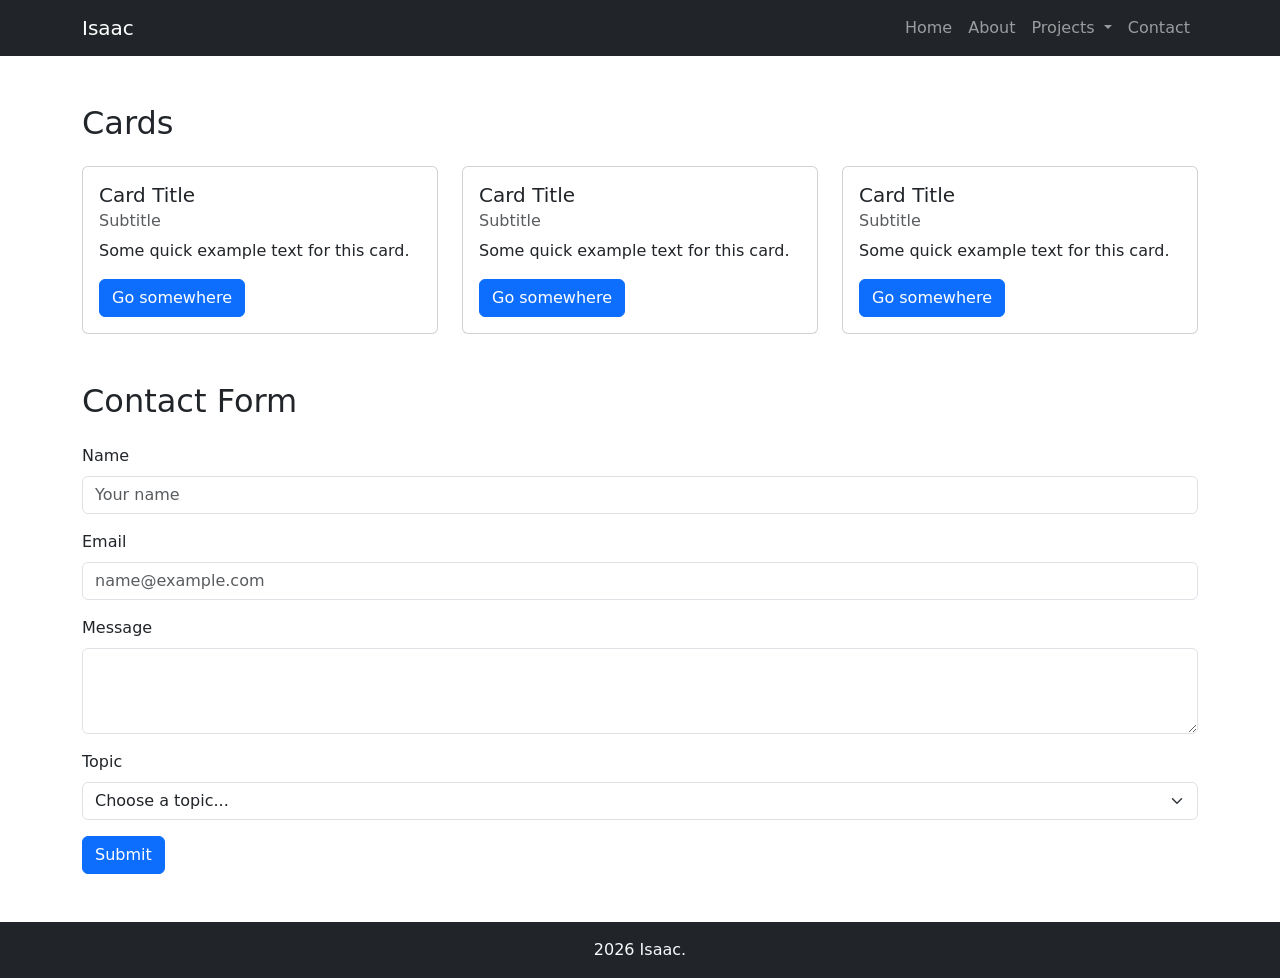
<file: index.html>
<!DOCTYPE html>
<html lang="en">
<head>
  <meta charset="UTF-8">
  <meta name="viewport" content="width=device-width, initial-scale=1.0">
  <title>Isaac's Personal Website</title>

  <!-- Bootstrap CSS -->
  <link
    href="https://cdn.jsdelivr.net/npm/bootstrap@5.3.3/dist/css/bootstrap.min.css"
    rel="stylesheet"
  >
</head>
<body>

  <!-- ===================== NAVBAR ===================== -->
  <nav class="navbar navbar-expand-lg navbar-dark bg-dark">
    <div class="container">
      <a class="navbar-brand" href="#">Isaac</a>

      <button
        class="navbar-toggler"
        type="button"
        data-bs-toggle="collapse"
        data-bs-target="#navbarNav"
      >
        <span class="navbar-toggler-icon"></span>
      </button>

      <div class="collapse navbar-collapse" id="navbarNav">
        <ul class="navbar-nav ms-auto">
          <li class="nav-item">
            <a class="nav-link" href="#">Home</a>
          </li>
          <li class="nav-item">
            <a class="nav-link" href="#">About</a>
          </li>

          <!-- Dropdown -->
          <li class="nav-item dropdown">
            <a
              class="nav-link dropdown-toggle"
              href="#"
              role="button"
              data-bs-toggle="dropdown"
            >
              Projects
            </a>
            <ul class="dropdown-menu">
              <li><a class="dropdown-item" href="#">Project 1</a></li>
              <li><a class="dropdown-item" href="#">Project 2</a></li>
              <li><hr class="dropdown-divider"></li>
              <li><a class="dropdown-item" href="#">Project 3</a></li>
            </ul>
          </li>

          <li class="nav-item">
            <a class="nav-link" href="#">Contact</a>
          </li>
        </ul>
      </div>
    </div>
  </nav>

  <!-- ===================== MAIN CONTENT ===================== -->
  <div class="container my-5">

    <!-- ===================== CARDS SECTION ===================== -->
    <section class="mb-5">
      <h2 class="mb-4">Cards</h2>
      <div class="row g-4">

        <div class="col-md-4">
          <div class="card h-100">
            <div class="card-body">
              <h5 class="card-title">Card Title</h5>
              <h6 class="card-subtitle mb-2 text-muted">Subtitle</h6>
              <p class="card-text">Some quick example text for this card.</p>
              <a href="#" class="btn btn-primary">Go somewhere</a>
            </div>
          </div>
        </div>

        <div class="col-md-4">
          <div class="card h-100">
            <div class="card-body">
              <h5 class="card-title">Card Title</h5>
              <h6 class="card-subtitle mb-2 text-muted">Subtitle</h6>
              <p class="card-text">Some quick example text for this card.</p>
              <a href="#" class="btn btn-primary">Go somewhere</a>
            </div>
          </div>
        </div>

        <div class="col-md-4">
          <div class="card h-100">
            <div class="card-body">
              <h5 class="card-title">Card Title</h5>
              <h6 class="card-subtitle mb-2 text-muted">Subtitle</h6>
              <p class="card-text">Some quick example text for this card.</p>
              <a href="#" class="btn btn-primary">Go somewhere</a>
            </div>
          </div>
        </div>

      </div>
    </section>

    <!-- ===================== FORM SECTION ===================== -->
    <section class="mb-5">
      <h2 class="mb-4">Contact Form</h2>
      <form>
        <div class="mb-3">
          <label for="name" class="form-label">Name</label>
          <input type="text" class="form-control" id="name" placeholder="Your name">
        </div>

        <div class="mb-3">
          <label for="email" class="form-label">Email</label>
          <input type="email" class="form-control" id="email" placeholder="name@example.com">
        </div>

        <div class="mb-3">
          <label for="message" class="form-label">Message</label>
          <textarea class="form-control" id="message" rows="3"></textarea>
        </div>

        <div class="mb-3">
          <label for="topic" class="form-label">Topic</label>
          <select class="form-select" id="topic">
            <option selected>Choose a topic...</option>
            <option value="1">General</option>
            <option value="2">Feedback</option>
            <option value="3">Collaboration</option>
          </select>
        </div>

        <button type="submit" class="btn btn-primary">Submit</button>
      </form>
    </section>

  </div>

  <!-- ===================== FOOTER ===================== -->
  <footer class="bg-dark text-light text-center py-3">
    <p class="mb-0">2026 Isaac.</p>
  </footer>

  <!-- Bootstrap JS Bundle (needed for navbar toggle + dropdown) -->
  <script src="https://cdn.jsdelivr.net/npm/bootstrap@5.3.3/dist/js/bootstrap.bundle.min.js"></script>

</body>
</html>
</file>
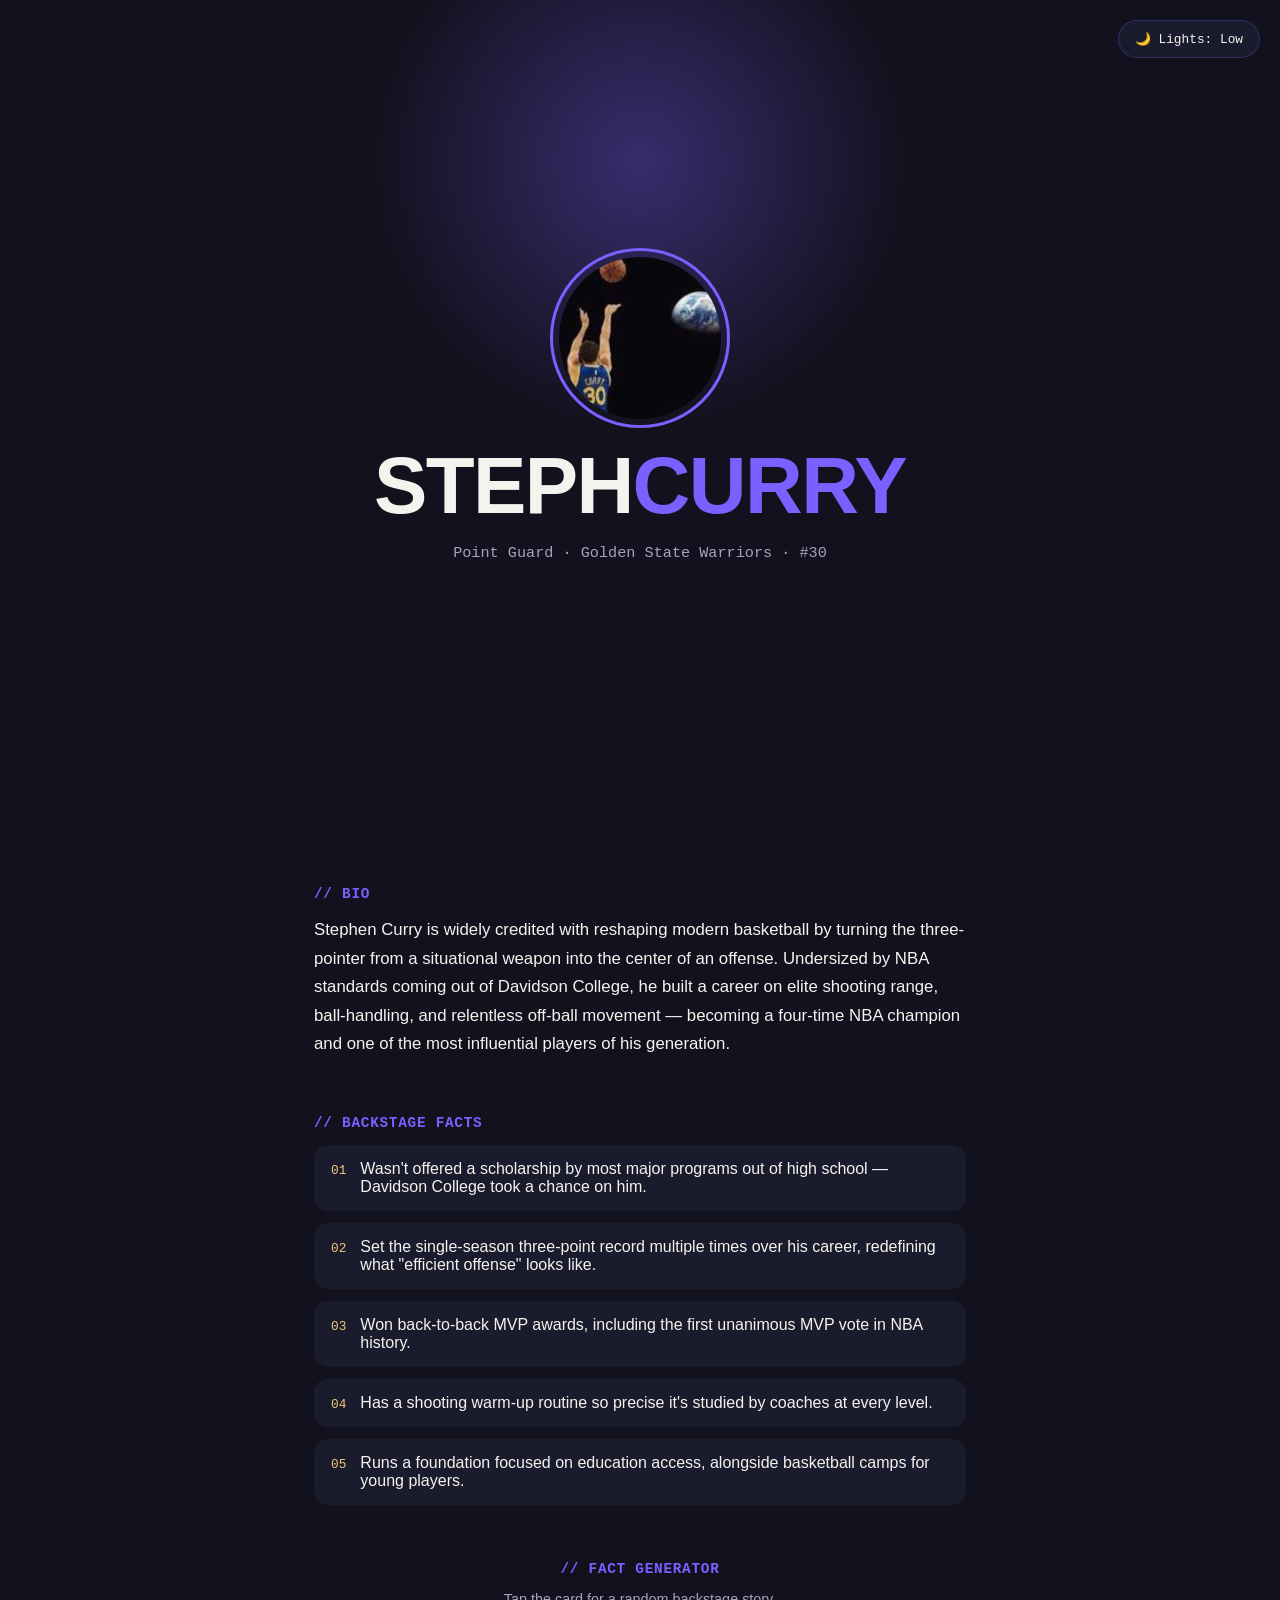
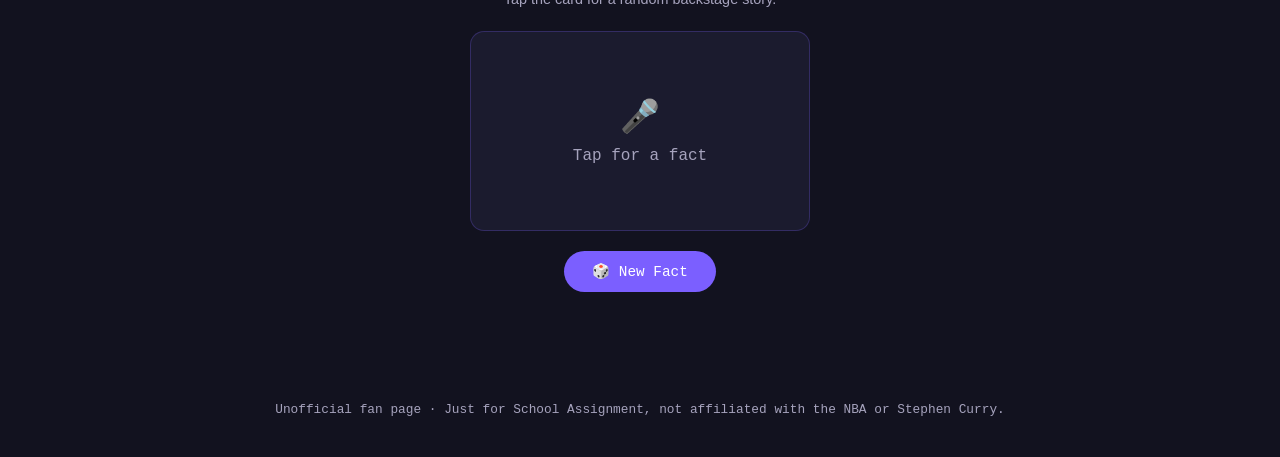
<file: fanpage.html>
<!DOCTYPE html>
<html lang="en">
<head>
  <meta charset="UTF-8">
  <meta name="viewport" content="width=device-width, initial-scale=1.0">
  <title>Stephen Curry | Fan Page</title>

  <link rel="stylesheet" href="style.css">
</head>
<body data-theme="night">

  <!-- STAGE LIGHT TOGGLE (theme switcher) -->
  <button id="theme-toggle" class="theme-toggle" aria-label="Toggle stage lights">
    <span id="theme-icon">🌙</span> <span id="theme-label">Lights: Low</span>
  </button>

  <!-- HERO SECTION: name + photo -->
  <header class="hero" id="hero">
    <div class="spotlight" id="spotlight"></div>

    <div class="hero-content">
      <!--
        PHOTO SLOT:
        Replace this placeholder <div> with a real <img> tag once you have
        a photo saved in your project folder, e.g:
        <img src="curry.jpg" alt="Stephen Curry shooting a three-pointer">
      -->
      <div class="photo-frame">
        <img src="images/steph.png" alt="Stephen Curry" class="photo-img">
      </div>

      <h1 class="hero-name">STEPH<span class="accent">CURRY</span></h1>
      <p class="hero-tag">Point Guard · Golden State Warriors · #30</p>
    </div>
  </header>

  <!-- BIO SECTION -->
  <main>
    <section class="bio-section">
      <h2 class="section-label">// Bio</h2>
      <p class="bio-text">
        Stephen Curry is widely credited with reshaping modern basketball by
        turning the three-pointer from a situational weapon into the center
        of an offense. Undersized by NBA standards coming out of Davidson
        College, he built a career on elite shooting range, ball-handling,
        and relentless off-ball movement — becoming a four-time NBA champion
        and one of the most influential players of his generation.
      </p>
    </section>

    <!-- FACTS SECTION -->
    <section class="facts-section">
      <h2 class="section-label">// Backstage Facts</h2>
      <ul class="facts-list">
        <li><span class="fact-tag">01</span> Wasn't offered a scholarship by most major programs out of high school — Davidson College took a chance on him.</li>
        <li><span class="fact-tag">02</span> Set the single-season three-point record multiple times over his career, redefining what "efficient offense" looks like.</li>
        <li><span class="fact-tag">03</span> Won back-to-back MVP awards, including the first unanimous MVP vote in NBA history.</li>
        <li><span class="fact-tag">04</span> Has a shooting warm-up routine so precise it's studied by coaches at every level.</li>
        <li><span class="fact-tag">05</span> Runs a foundation focused on education access, alongside basketball camps for young players.</li>
      </ul>
    </section>

    <!-- INTERACTIVE FEATURE: fun-fact generator flip card -->
    <section class="generator-section">
      <h2 class="section-label">// Fact Generator</h2>
      <p class="generator-hint">Tap the card for a random backstage story.</p>

      <div class="flip-card" id="flip-card">
        <div class="flip-card-inner" id="flip-card-inner">
          <div class="flip-card-front">
            <span class="flip-icon">🎤</span>
            <span>Tap for a fact</span>
          </div>
          <div class="flip-card-back">
            <p id="random-fact">Click to reveal...</p>
          </div>
        </div>
      </div>

      <button id="new-fact-btn" class="fact-btn">🎲 New Fact</button>
    </section>
  </main>

  <footer class="footer">
    <p>Unofficial fan page · Just for School Assignment, not affiliated with the NBA or Stephen Curry.</p>
  </footer>

  <script src="script.js"></script>
</body>
</html>
</file>
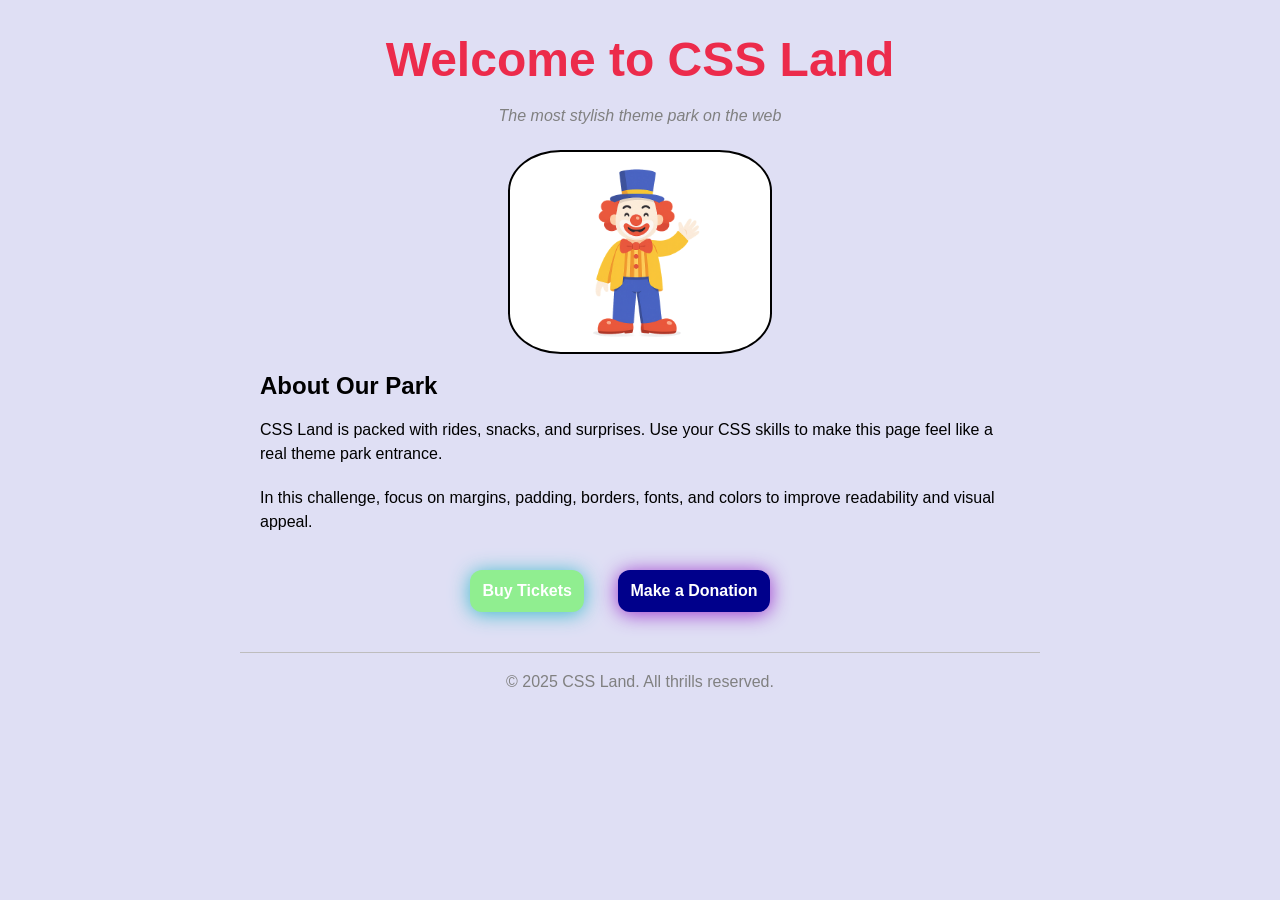
<file: Challenge1/home.html>
<!DOCTYPE html>
<html lang="en">
<head>
    <meta charset="UTF-8" />
    <meta name="viewport" content="width=device-width, initial-scale=1.0"/>
    <title>Challenge 1 - CSS Land - Welcome</title>
    <link rel="stylesheet" href="styles.css"/>
</head>
<body>

    <!-- DO NOT MODIFY HTML
         YOU MAY ONLY EDIT styles.css
    -->

    <div class="container">

        <header class="site-header">
            <h1>Welcome to <span class="park-name">CSS Land</span></h1>
            <p class="tagline">The most stylish theme park on the web</p>
        </header>

        <main>
            <section class="hero">
                <div class="mascot-placeholder" aria-label="Mascot placeholder" role="img">
                    <img id="mascot-image" src="mascot.png">
                </div>
            </section>

            <section class="about">
                <h2>About Our Park</h2>
                <p>CSS Land is packed with rides, snacks, and surprises. Use your CSS skills to make this
                    page feel like a real theme park entrance.
                </p>
                <p>In this challenge, focus on margins, padding, borders, fonts, and colors to improve
                    readability and visual appeal.
                </p>
            </section>

            <section class="actions">
                <button class="buy-tickets">Buy Tickets</button>
                <button class="make-donation">Make a Donation</button>
            </section>
        </main>

        <footer class="site-footer">
            <p>© 2025 CSS Land. All thrills reserved.</p>
        </footer>

    </div>

</body>
</html>
</file>
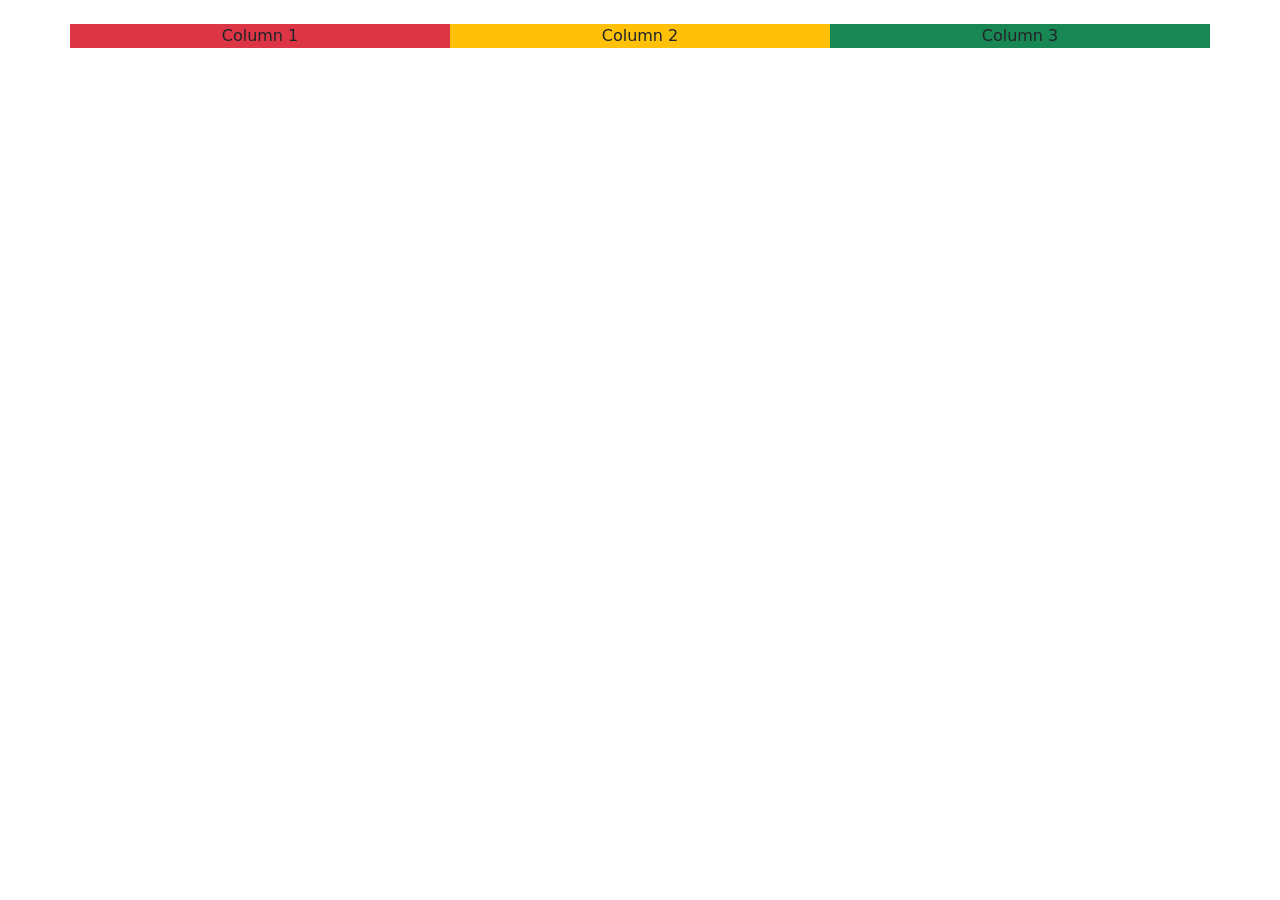
<file: Week3_InClass/bootstrap.html>
<!doctype html>
<html lang="en">
  <head>
    <meta charset="UTF-8" />
    <meta name="viewport" content="width=device-width, initial-scale=1.0" />
    <title>Bootstrap</title>

    <!-- Bootstrap CSS CDN -->
    <link
      href="https://cdn.jsdelivr.net/npm/bootstrap@5.3.8/dist/css/bootstrap.min.css"
      rel="stylesheet"
      integrity="sha384-sRIl4kxILFvY47J16cr9ZwB07vP4J8+LH7qKQnuqkuIAvNWLzeN8tE5YBujZqJLB"
      crossorigin="anonymous"
    />
  </head>
  <body>
    <!-- <div class="container bg-warning mt-3"> /* default website font size 16px */
        Lorem ipsum dolor, sit amet consectetur adipisicing elit. Quis, doloremque pariatur! Suscipit repudiandae id accusamus est! Officia omnis officiis repudiandae atque blanditiis? Assumenda amet recusandae expedita non ut at sit.
    </div>

    <div class="container-fluid bg-primary mt-3"> /* default website font size 16px */
        Lorem ipsum dolor, sit amet consectetur adipisicing elit. Quis, doloremque pariatur! Suscipit repudiandae id accusamus est! Officia omnis officiis repudiandae atque blanditiis? Assumenda amet recusandae expedita non ut at sit.
    </div> -->

    <div class="container text-center">

      <div class="row mt-4">

        <div class="col-md-4 col-sm-6 bg-danger">
            Column 1
        </div>

        <div class="col-md-4 col-sm-6 bg-warning">
            Column 2
        </div>

        <div class="col-md-4 col-sm-6 bg-success">
            Column 3
        </div>

      </div>

    </div>
    

    <!-- Bootstrap JavaScript CDN -->
    <script
      src="https://cdn.jsdelivr.net/npm/bootstrap@5.3.8/dist/js/bootstrap.bundle.min.js"
      integrity="sha384-FKyoEForCGlyvwx9Hj09JcYn3nv7wiPVlz7YYwJrWVcXK/BmnVDxM+D2scQbITxI"
      crossorigin="anonymous"
    ></script>
  </body>
</html>
</file>
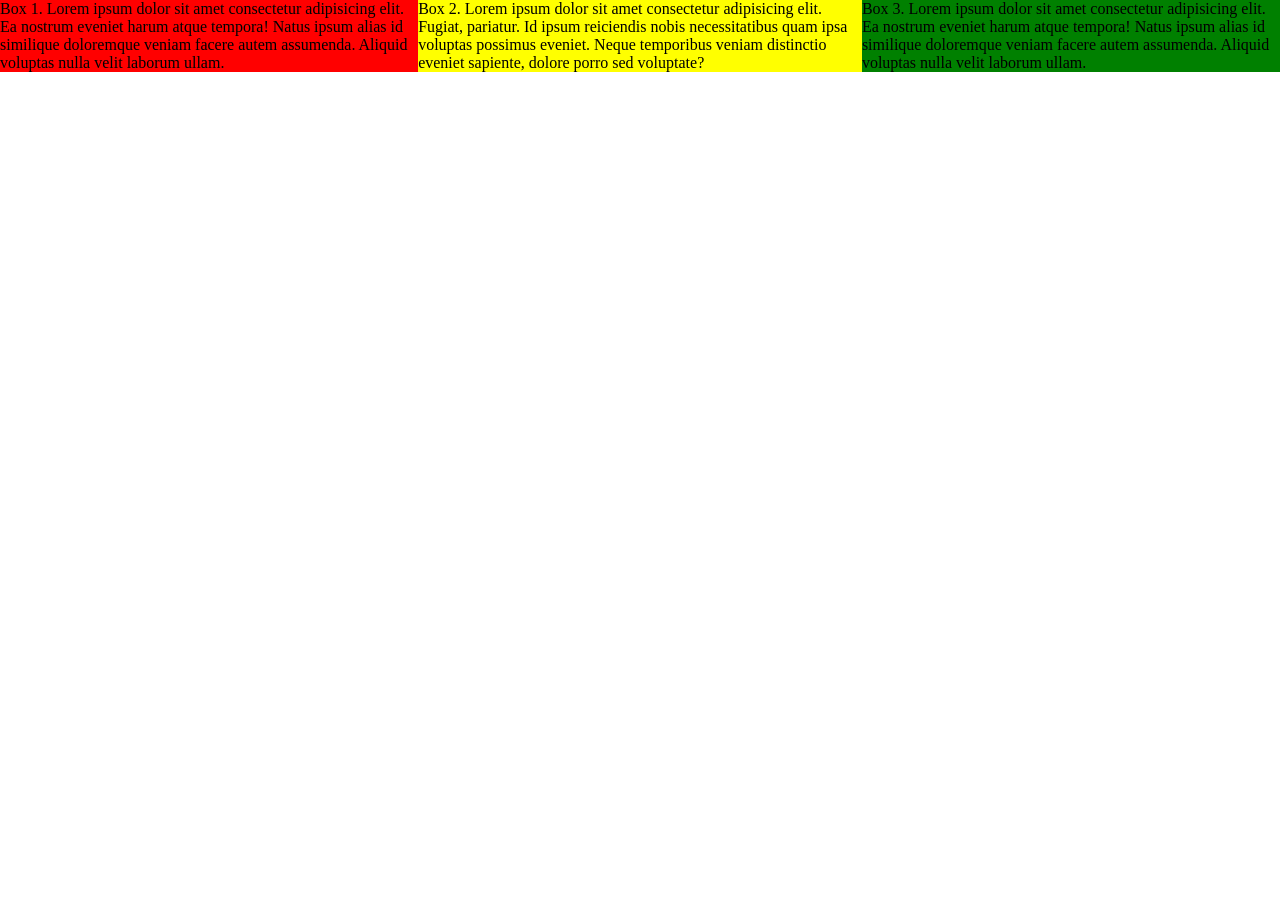
<file: Week3_InClass/normal.html>
<!DOCTYPE html>
<html lang="en">
<head>
    <meta charset="UTF-8">
    <meta name="viewport" content="width=device-width, initial-scale=1.0">
    <title>No Bootstrap Yet</title>
    <link rel="stylesheet" href="normal.css">
</head>
<body>

    <div class="parent">

        <div class="child" id="box1">
            Box 1.
            Lorem ipsum dolor sit amet consectetur adipisicing elit. Ea nostrum eveniet harum atque tempora! Natus ipsum alias id similique doloremque veniam facere autem assumenda. Aliquid voluptas nulla velit laborum ullam.
        </div>

        <div class="child" id="box2">
            Box 2.
            Lorem ipsum dolor sit amet consectetur adipisicing elit. Fugiat, pariatur. Id ipsum reiciendis nobis necessitatibus quam ipsa voluptas possimus eveniet. Neque temporibus veniam distinctio eveniet sapiente, dolore porro sed voluptate?
        </div>

        <div class="child" id="box3">
            Box 3.
            Lorem ipsum dolor sit amet consectetur adipisicing elit. Ea nostrum eveniet harum atque tempora! Natus ipsum alias id similique doloremque veniam facere autem assumenda. Aliquid voluptas nulla velit laborum ullam.
        </div>

    </div>
    
</body>
</html>
</file>
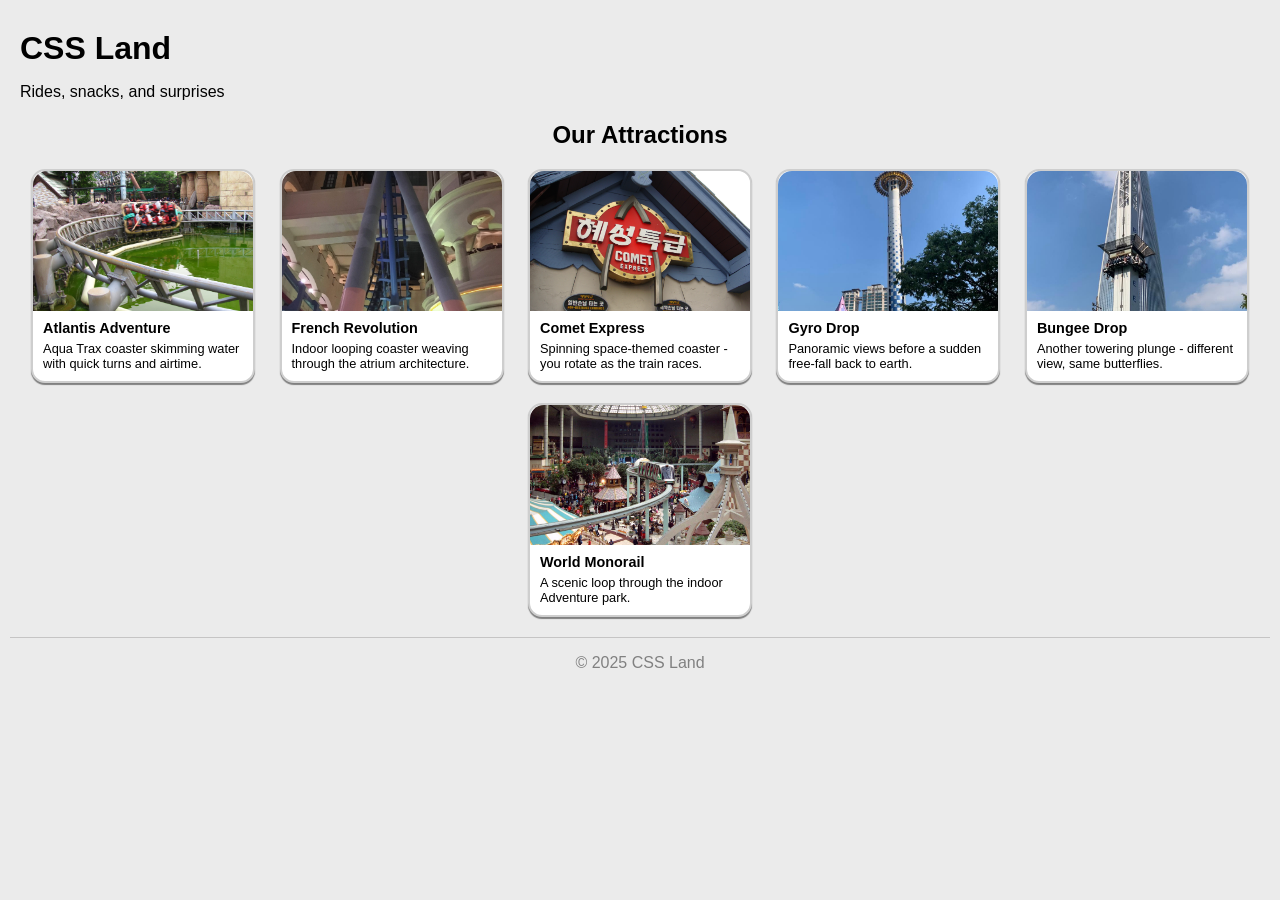
<file: Week2_InClass/Challenge2/home.html>
<!DOCTYPE html>
<html lang="en">
<head>
    <meta charset="UTF-8" />
    <meta name="viewport" content="width=device-width, initial-scale=1.0"/>
    <title>Challenge 2 - CSS Land - Attractions Gallery</title>
    <link rel="stylesheet" href="styles.css"/>
</head>
<body>

    <!-- DO NOT MODIFY home.html -->
    <!-- Add all styling in styles.css -->

    <div class="container">
        <header class="site-header">
            <h1>CSS Land</h1>
            <p class="tagline">Rides, snacks, and surprises</p>
        </header>

        <main>
            <section class="attractions">
                <h2>Our Attractions</h2>

                <div class="cards">
                    <article class="card">
                        <img src="images/atlantis.jpg" alt="Atlantis Adventure at Lotte World">
                        <h3>Atlantis Adventure</h3>
                        <p class="blurb">Aqua Trax coaster skimming water with quick turns and airtime.</p>
                    </article>

                    <article class="card">
                        <img src="images/french.jpg" alt="French Revolution indoor coaster">
                        <h3>French Revolution</h3>
                        <p class="blurb">Indoor looping coaster weaving through the atrium architecture.</p>
                    </article>

                    <article class="card">
                        <img src="images/comet.jpg" alt="Comet Express at Lotte World">
                        <h3>Comet Express</h3>
                        <p class="blurb">Spinning space-themed coaster - you rotate as the train races.</p>
                    </article>

                    <article class="card">
                        <img src="images/gyro.jpg" alt="Gyro Drop tower ride at Lotte World">
                        <h3>Gyro Drop</h3>
                        <p class="blurb">Panoramic views before a sudden free-fall back to earth.</p>
                    </article>

                    <article class="card">
                        <img src="images/bungee.jpg" alt="Bungee Drop at Lotte World">
                        <h3>Bungee Drop</h3>
                        <p class="blurb">Another towering plunge - different view, same butterflies.</p>
                    </article>

                    <article class="card">
                        <img src="images/monorail.jpg" alt="World Monorail at Lotte World Adventure">
                        <h3>World Monorail</h3>
                        <p class="blurb">A scenic loop through the indoor Adventure park.</p>
                    </article>
                </div>
            </section>
        </main>

        <footer class="site-footer">
            <p>© 2025 CSS Land</p>
        </footer>
    </div>

</body>
</html>
</file>
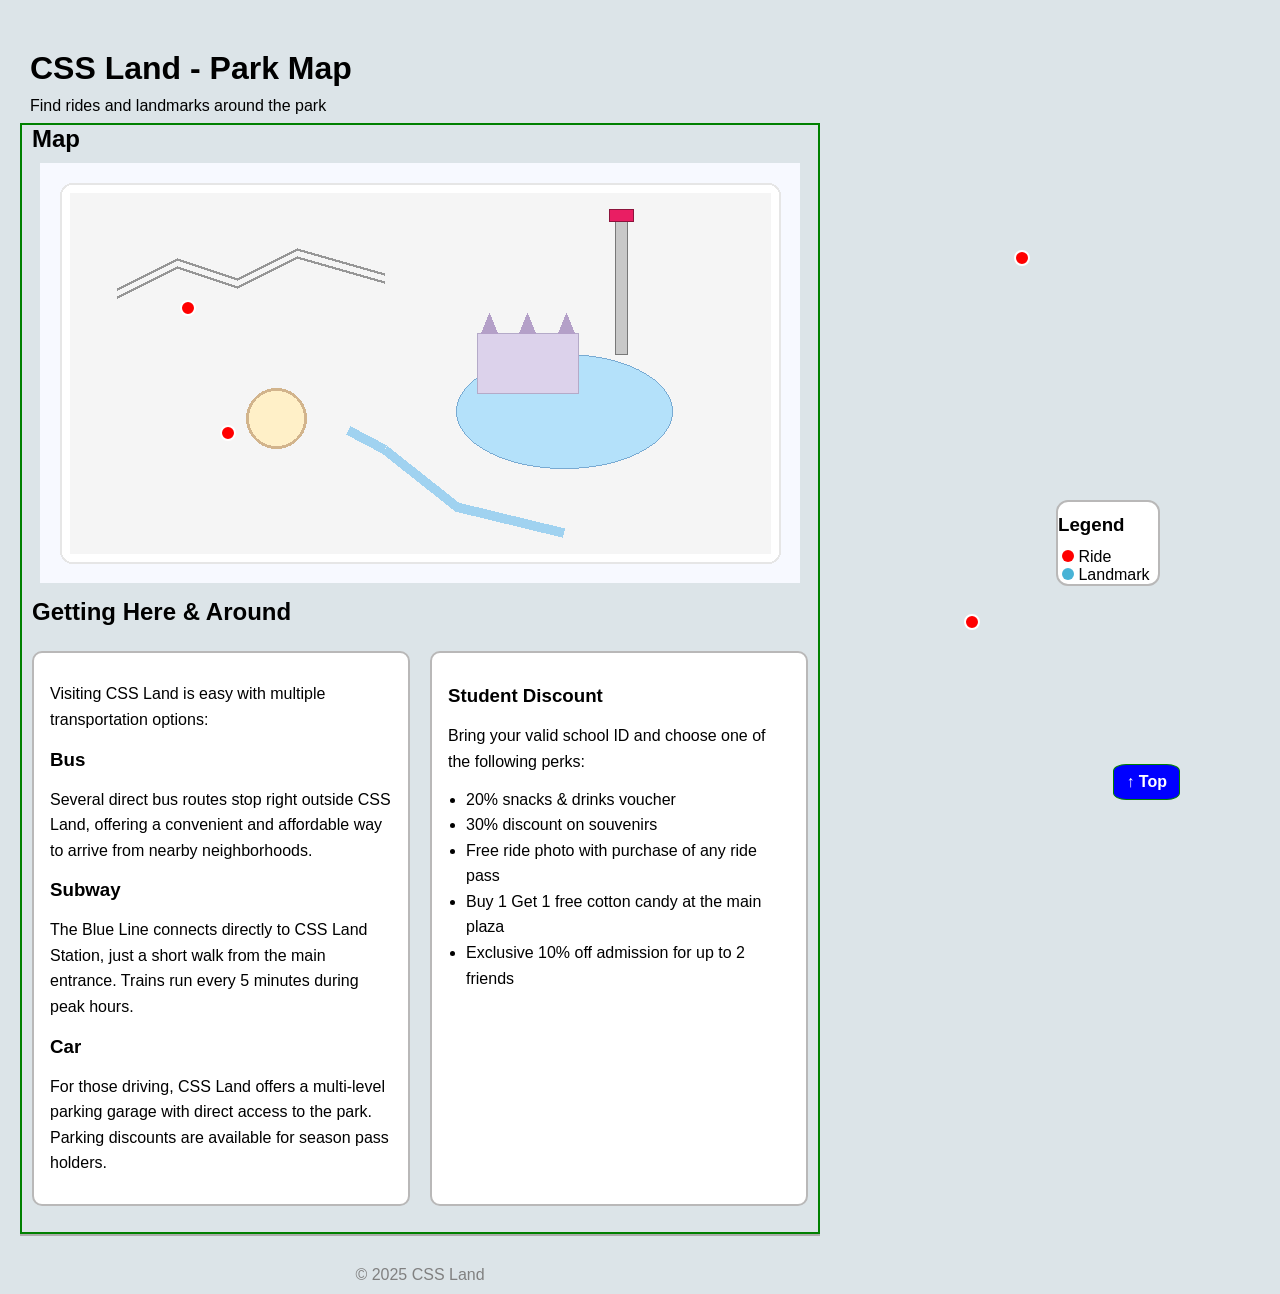
<file: Week2_InClass/Challenge3/home.html>
<!DOCTYPE html>
<html lang="en">
<head>
    <meta charset="UTF-8" />
    <meta name="viewport" content="width=device-width, initial-scale=1.0"/>
    <title>Challenge 3 - CSS Land - Park Map</title>
    <link rel="stylesheet" href="styles.css"/>
</head>
<body id="top">
    <!-- DO NOT MODIFY home.html -->
    <!-- Add all your styles in styles.css -->

    <div class="container">
        <header class="site-header">
            <h1>CSS Land - Park Map</h1>
            <p class="tagline">Find rides and landmarks around the park</p>
        </header>

        <main>
            <section class="map-section">
                <h2>Map</h2>

                <!-- Map wrapper: make this the positioning context -->
                <div class="map-wrapper">
                    <!-- Map image -->
                    <img class="park-map" src="map.png" alt="CSS Land Park Map">

                    <!-- Attraction markers (place precisely on the map) -->
                    <button class="marker" id="marker-atlantis" aria-label="Atlantis Adventure">
                        <span class="tooltip">Atlantis Adventure</span>
                    </button>

                    <button class="marker" id="marker-gyro" aria-label="Gyro Drop">
                        <span class="tooltip">Gyro Drop</span>
                    </button>

                    <button class="marker" id="marker-carousel" aria-label="Carousel Dreams">
                        <span class="tooltip">Carousel Dreams</span>
                    </button>

                    <button class="marker" id="marker-river" aria-label="River Rapids">
                        <span class="tooltip">River Rapids</span>
                   </button>

                    <!-- Legend box pinned to map corner -->
                    <aside class="legend">
                        <h3>Legend</h3>
                        <ul>
                            <li><span class="dot ride"></span> Ride</li>
                            <li><span class="dot landmark"></span> Landmark</li>
                        </ul>
                    </aside>
                </div>
            </section>

            <section class="transport">
                <h2>Getting Here & Around</h2>
                <div class="transport-columns">
                    <!-- Left column: Transportation info -->
                    <div class="transport-info">
                        <p>Visiting CSS Land is easy with multiple transportation options:</p>

                        <h3>Bus</h3>
                        <p>Several direct bus routes stop right outside CSS Land, offering a convenient and affordable way to arrive from nearby neighborhoods.</p>

                        <h3>Subway</h3>
                        <p>The Blue Line connects directly to CSS Land Station, just a short walk from the main entrance. Trains run every 5 minutes during peak hours.</p>

                        <h3>Car</h3>
                        <p>For those driving, CSS Land offers a multi-level parking garage with direct access to the park. Parking discounts are available for season pass holders.</p>
                    </div>

                    <!-- Right column: Student discount info -->
                    <div class="transport-discounts">
                        <h3>Student Discount</h3>
                        <p>Bring your valid school ID and choose one of the following perks:</p>
                        <ul>
                            <li>20% snacks & drinks voucher</li>
                            <li>30% discount on souvenirs</li>
                            <li>Free ride photo with purchase of any ride pass</li>
                            <li>Buy 1 Get 1 free cotton candy at the main plaza</li>
                            <li>Exclusive 10% off admission for up to 2 friends</li>
                        </ul>
                    </div>
                </div>
            </section>

        </main>

        <!-- Fixed Back to Top button -->
        <a href="#top" class="back-to-top" aria-label="Back to top">↑ Top</a>

        <footer class="site-footer">
            <p>© 2025 CSS Land</p>
        </footer>
    </div>
</body>
</html>
</file>
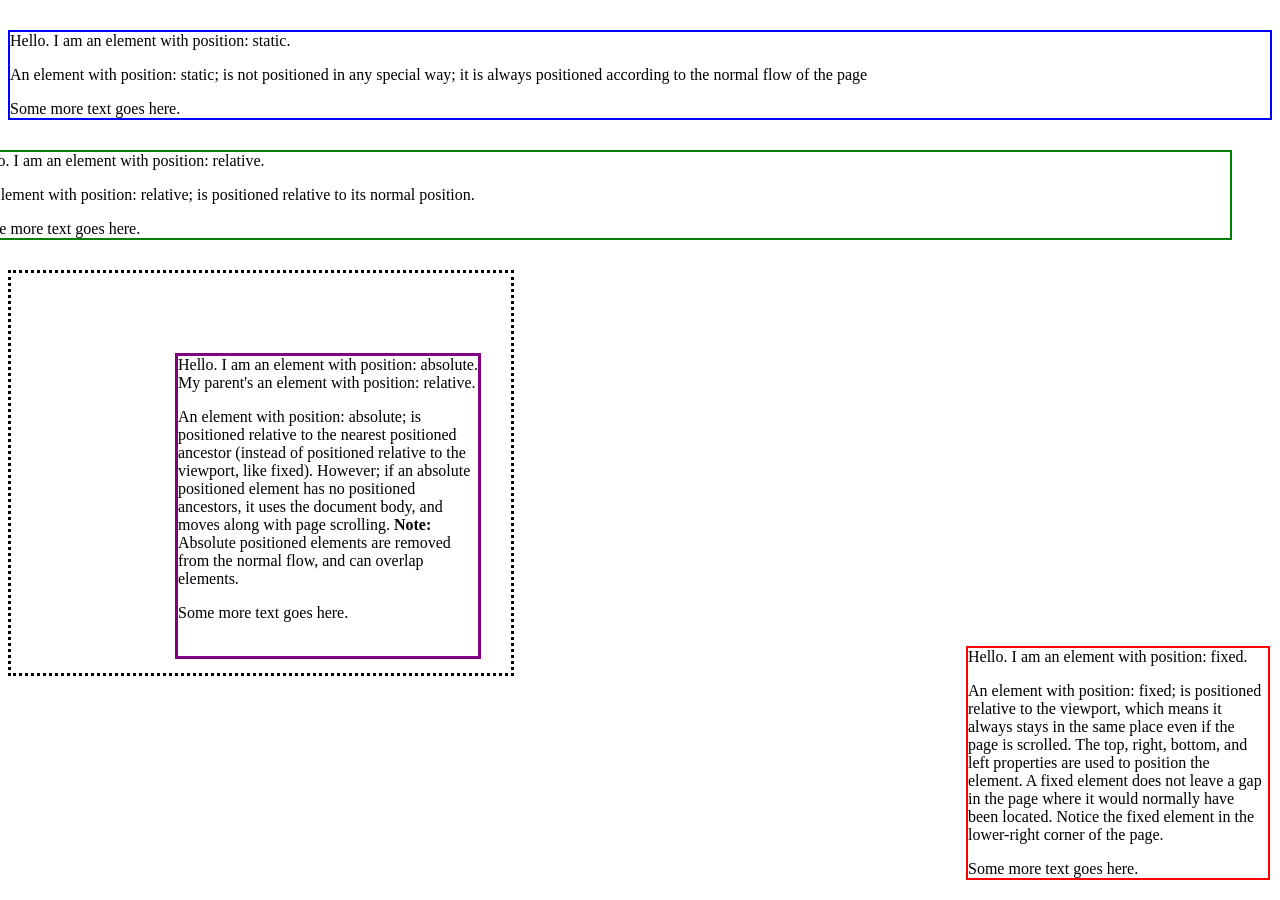
<file: Week2_InClass/CSS_Position_Examples/position1.html>
<!DOCTYPE html>
<html lang="en">
<head>
    <meta charset="UTF-8">
    <meta http-equiv="X-UA-Compatible" content="IE=edge">
    <meta name="viewport" content="width=device-width, initial-scale=1.0">
    <title>Position</title>

    <style>

        div {
            margin-top: 30px;
        }

        .static {
            position: static;
            border: 2px solid blue;
        }

        .relative {
            position: relative;
            right: 40px;
            border: 2px solid green;
        }

        .fixed {
            position: fixed;
            bottom: 20px;
            right: 10px;
            width: 300px;
            border: 2px solid red;
        }

        /* absolute div's parent */
        #parent {
            position: relative;
            width: 500px;
            height: 400px;
            border: 3px dotted black;
        }

        .absolute {
            position: absolute;
            top: 50px;
            right: 30px;
            width: 300px;
            height: 300px;
            border: 3px solid purple;
        }
        
    </style>

</head>
<body>


    <div class="static">
        Hello. I am an element with position: static.
        <p>
            An element with position: static; is not positioned in any special way; it is always positioned according to the normal flow of the page
        </p>
        Some more text goes here.
    </div>


     <div class="relative">
        Hello. I am an element with position: relative.
        <p>
            An element with position: relative; is positioned relative to its normal position.
        </p>
        Some more text goes here.
    </div>


    <div class="fixed">
        Hello. I am an element with position: fixed.
        <p>
            An element with position: fixed; is positioned relative to the viewport, which means it always stays in the same place even if the page is scrolled. The top, right, bottom, and left properties are used to position the element.

            A fixed element does not leave a gap in the page where it would normally have been located.

            Notice the fixed element in the lower-right corner of the page.
        </p>
        Some more text goes here.
    </div>
    


    <div id="parent"><!-- Parent -->
        <div class="absolute"> <!-- Child -->
            Hello. I am an element with position: absolute. My parent's an element with position: relative.
            <p>
                An element with position: absolute; is positioned relative to the nearest positioned ancestor (instead of positioned relative to the viewport, like fixed).
    
                However; if an absolute positioned element has no positioned ancestors, it uses the document body, and moves along with page scrolling.
    
                <strong>Note:</strong> Absolute positioned elements are removed from the normal flow, and can overlap elements.
            </p>
            Some more text goes here.
        </div>
    </div>



</body>
</html>
</file>
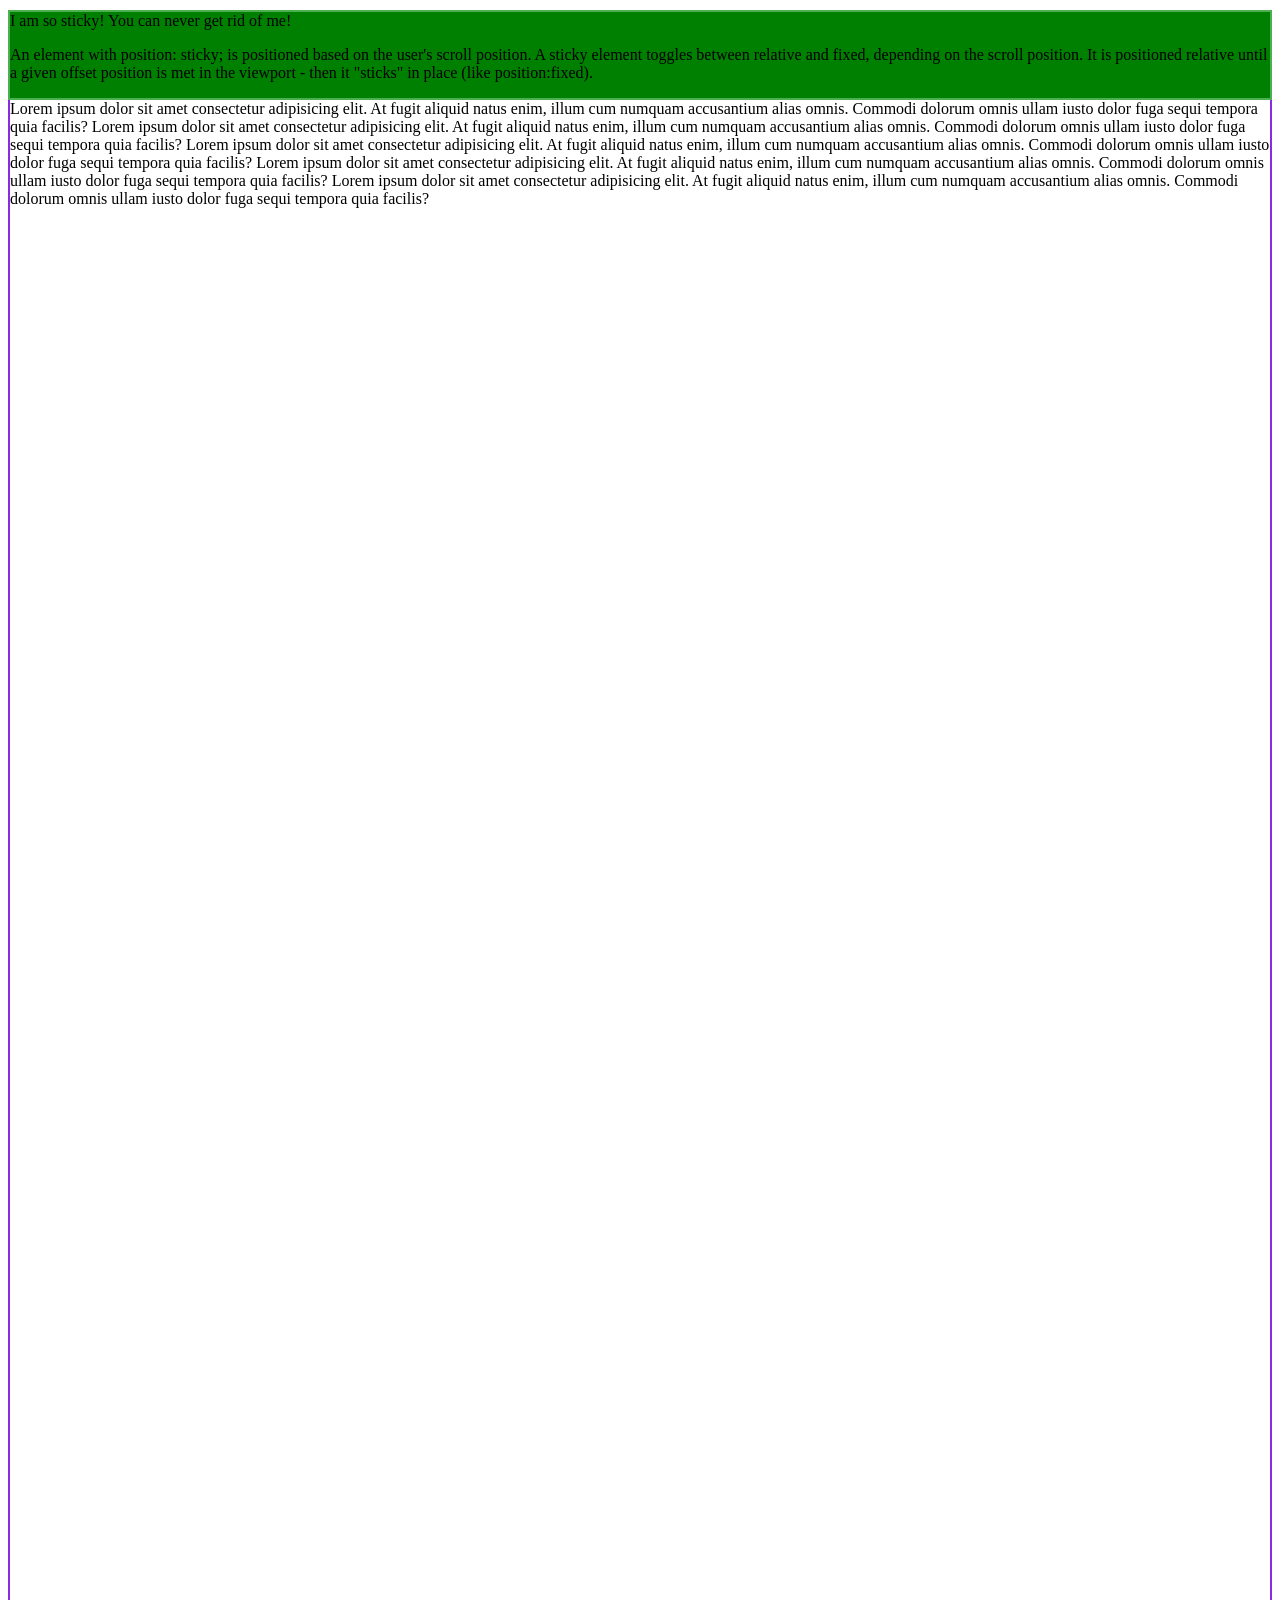
<file: Week2_InClass/CSS_Position_Examples/position2.html>
<!DOCTYPE html>
<html lang="en">
<head>
    <meta charset="UTF-8">
    <meta http-equiv="X-UA-Compatible" content="IE=edge">
    <meta name="viewport" content="width=device-width, initial-scale=1.0">
    <title>Position</title>

    <style>

        .sticky {
            position: sticky;
            top: 10px;
            background-color: green;
            border: 2px solid #4CAF50;
        }
        

    </style>

</head>
<body>
    
    <div class="sticky">
        I am so sticky! You can never get rid of me!
        <p>
            An element with position: sticky; is positioned based on the user's scroll position.

            A sticky element toggles between relative and fixed, depending on the scroll position. It is positioned relative until a given offset position is met in the viewport - then it "sticks" in place (like position:fixed).
        </p>
    </div>

    <div style="padding-bottom: 2000px; border: 2px solid blueviolet">
        Lorem ipsum dolor sit amet consectetur adipisicing elit. At fugit aliquid natus enim, illum cum numquam accusantium alias omnis. Commodi dolorum omnis ullam iusto dolor fuga sequi tempora quia facilis? Lorem ipsum dolor sit amet consectetur adipisicing elit. At fugit aliquid natus enim, illum cum numquam accusantium alias omnis. Commodi dolorum omnis ullam iusto dolor fuga sequi tempora quia facilis? Lorem ipsum dolor sit amet consectetur adipisicing elit. At fugit aliquid natus enim, illum cum numquam accusantium alias omnis. Commodi dolorum omnis ullam iusto dolor fuga sequi tempora quia facilis? Lorem ipsum dolor sit amet consectetur adipisicing elit. At fugit aliquid natus enim, illum cum numquam accusantium alias omnis. Commodi dolorum omnis ullam iusto dolor fuga sequi tempora quia facilis? Lorem ipsum dolor sit amet consectetur adipisicing elit. At fugit aliquid natus enim, illum cum numquam accusantium alias omnis. Commodi dolorum omnis ullam iusto dolor fuga sequi tempora quia facilis?
    </div>



</body>
</html>
</file>
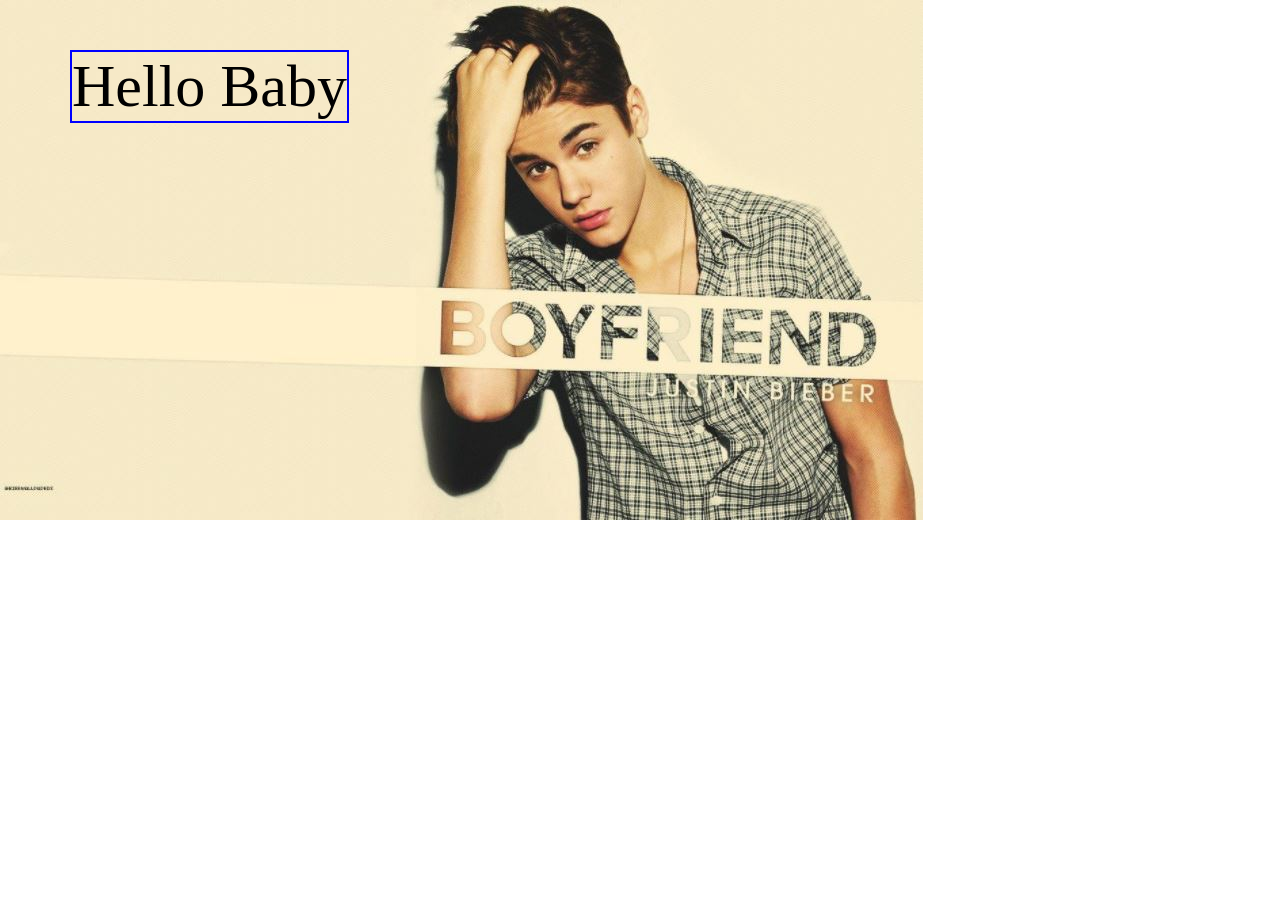
<file: Week2_InClass/CSS_Position_Examples/position3.html>
<!DOCTYPE html>
<html lang="en">
<head>
    <meta charset="UTF-8">
    <meta http-equiv="X-UA-Compatible" content="IE=edge">
    <meta name="viewport" content="width=device-width, initial-scale=1.0">
    <title>Position</title>

    <style>

        img {
            position: absolute;
            left: 0px;
            top: 0px;
            z-index: -1;
        }

        .top-left {
            position: absolute;
            top: 50px;
            left: 70px;
            font-size: 60px;
            border: 2px solid blue;
        }

    </style>

</head>
<body>

    <div class="top-left">
        Hello Baby
    </div>
   
    <img src="justinwall.jpg">

    
</body>
</html>
</file>
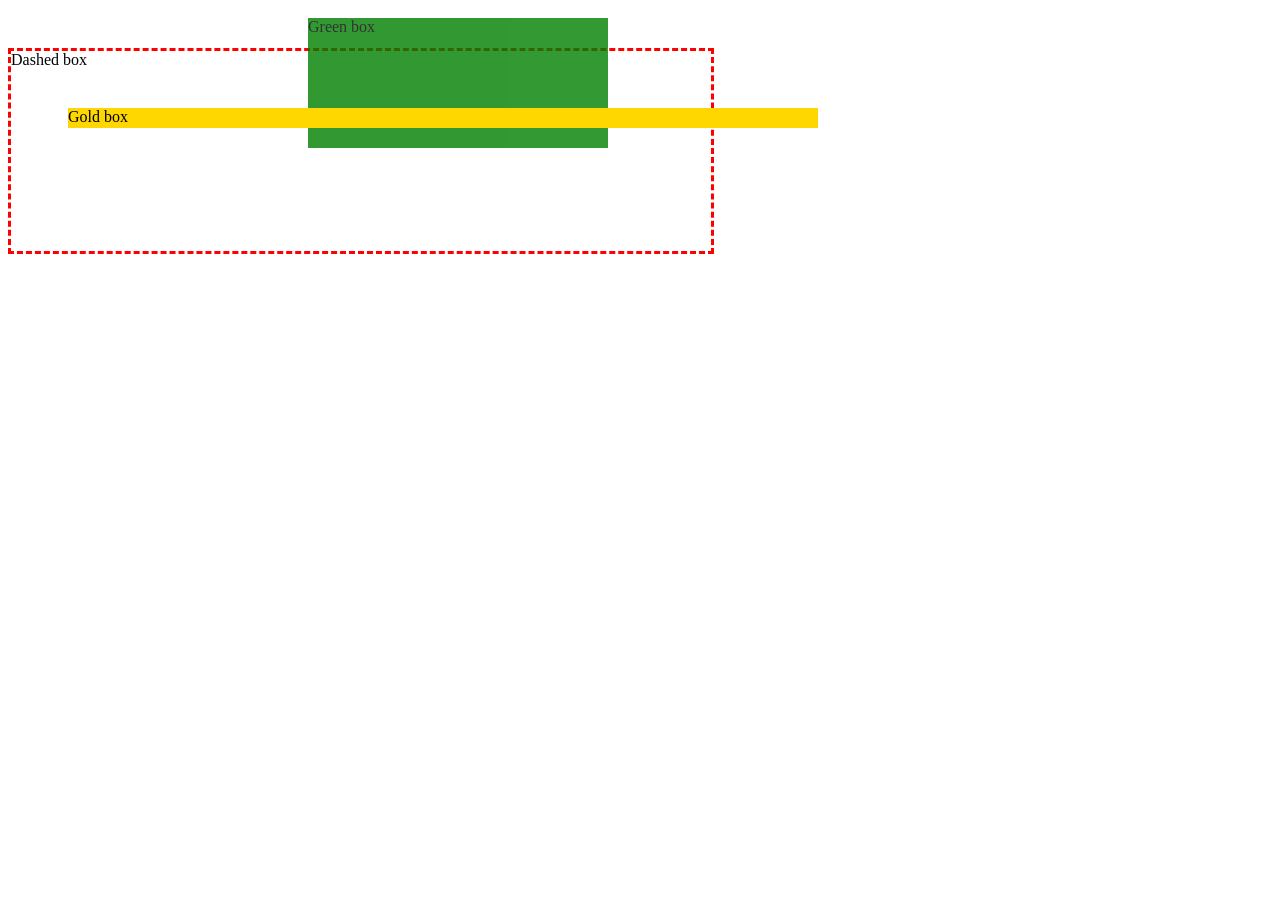
<file: Week2_InClass/CSS_Position_Examples/position4.html>
<!DOCTYPE html>
<html lang="en">
<head>
    <meta charset="UTF-8">
    <meta http-equiv="X-UA-Compatible" content="IE=edge">
    <meta name="viewport" content="width=device-width, initial-scale=1.0">
    <title>Position</title>

    <style>

    .dashed-box {
        position: absolute;
        z-index: 1;
        border: 3px dashed red;
        margin-bottom: 20px;
        margin-top: 40px;
        height: 200px;
        width: 700px;
    }

    .gold-box {
        position: absolute;
        z-index: 3;
        background-color: gold;
        width: 750px;
        height: 20px;
        margin-top: 100px;
        margin-left: 60px;
    }

    .green-box {
        position: absolute;
        z-index: 2;
        background-color: green;
        width: 300px;
        height: 130px;
        margin-top: 10px;
        margin-left: 300px;
        opacity: 0.8;
    }

    </style>

</head>
<body>

    <!-- <div class="wrapper"> -->

        <div class="dashed-box">Dashed box</div>

        <div class="gold-box">Gold box</div>

        <div class="green-box">Green box</div>

    <!-- </div> -->

    
</body>
</html>
</file>
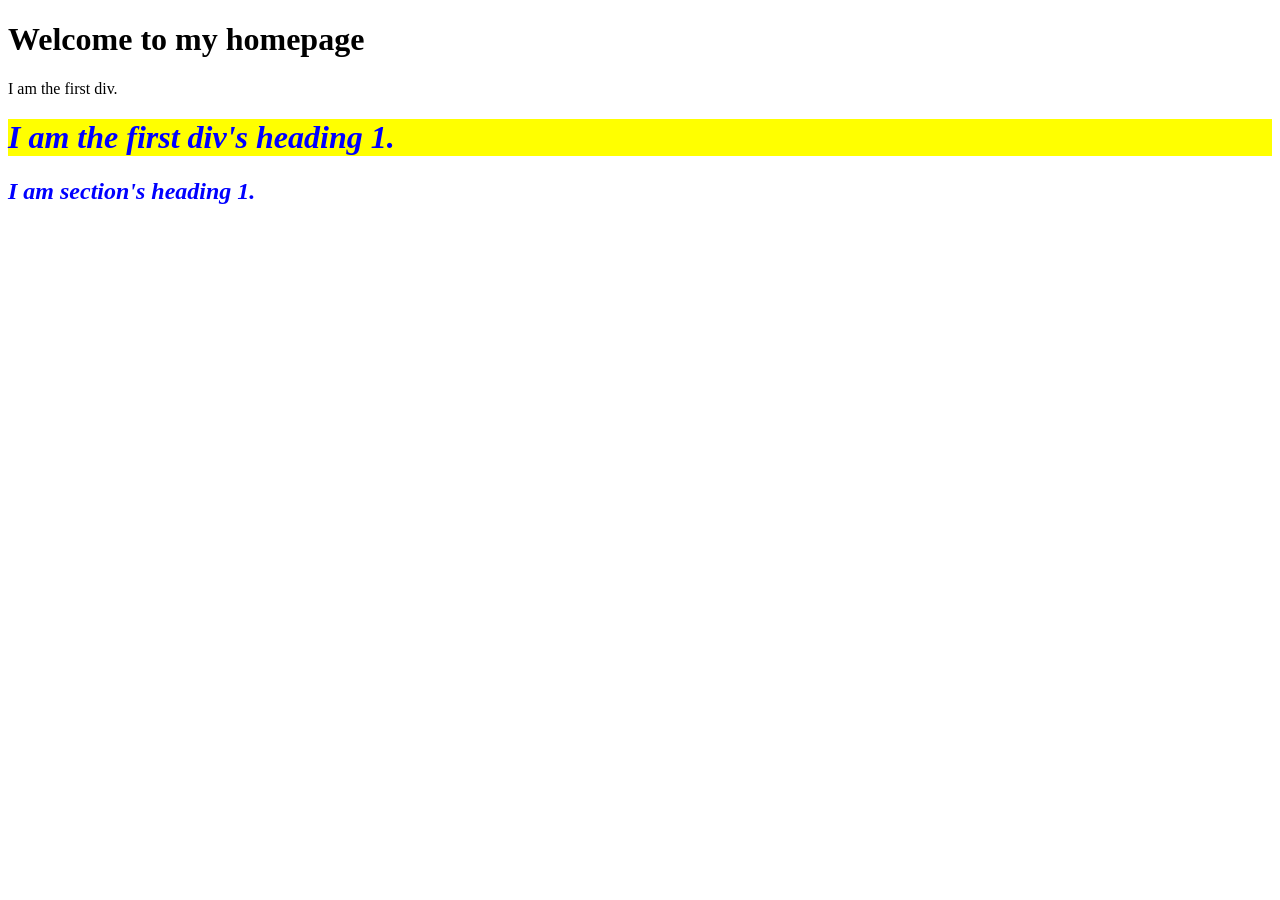
<file: Week2_InClass/CSS_Position_Examples/selectors.html>
<!DOCTYPE html>
<html lang="en">
<head>
    <meta charset="UTF-8">
    <meta name="viewport" content="width=device-width, initial-scale=1.0">
    <title>Selectors</title>

    <style>
        /* Step 1: All <h1> tags under/below <div>
            Descendant Selector
         */
        div h1 {
            color: blue;
            font-style: italic;
        }
        
        /* Step 2: All <h1> tags directly under <div>
            Child Selector */
        div > h1 {
            background-color: yellow;
        }

    </style>
</head>
<body>

    <h1>Welcome to my homepage</h1>

    <div>
        I am the first div.

        <h1>
            I am the first div's heading 1.
        </h1>

        <section>
            <h1>I am section's heading 1.</h1>
        </section>

    </div>
    
</body>
</html>
</file>
<file: style.css>
/* ============================================
   DESIGN TOKENS
   "Night" = default stage-lights-low theme
   "Day"   = stage-lights-on theme
   Swapping the data-theme attribute on <body> swaps every variable below.
   ============================================ */
:root {
  --font-display: 'Space Grotesk', sans-serif;
  --font-body: 'Inter', sans-serif;
  --font-mono: 'JetBrains Mono', monospace;

  --radius: 14px;
}

body[data-theme="night"] {
  --bg: #12121f;
  --bg-elevated: #1b1b2e;
  --text: #f5f3ed;
  --text-muted: #a6a3bd;
  --accent: #7b5fff;
  --accent-soft: rgba(123, 95, 255, 0.25);
  --gold: #f2c879;
  --rose: #ff6f91;
  --spotlight-color: rgba(123, 95, 255, 0.35);
}

body[data-theme="day"] {
  --bg: #f5f3ed;
  --bg-elevated: #ffffff;
  --text: #1b1b2e;
  --text-muted: #5b5876;
  --accent: #5a3fd6;
  --accent-soft: rgba(90, 63, 214, 0.15);
  --gold: #b8791f;
  --rose: #d6446a;
  --spotlight-color: rgba(242, 200, 121, 0.35);
}

/* ============================================
   RESET & BASE
   ============================================ */
* {
  margin: 0;
  padding: 0;
  box-sizing: border-box;
}

body {
  background: var(--bg);
  color: var(--text);
  font-family: var(--font-body);
  transition: background 0.4s ease, color 0.4s ease;
  overflow-x: hidden;
}

/* ============================================
   THEME TOGGLE
   ============================================ */
.theme-toggle {
  position: fixed;
  top: 20px;
  right: 20px;
  z-index: 50;
  display: flex;
  align-items: center;
  gap: 8px;
  padding: 10px 16px;
  border-radius: 999px;
  border: 1px solid var(--accent-soft);
  background: var(--bg-elevated);
  color: var(--text);
  font-family: var(--font-mono);
  font-size: 0.8rem;
  cursor: pointer;
  transition: transform 0.2s ease, border-color 0.2s ease;
}

.theme-toggle:hover {
  transform: translateY(-2px);
  border-color: var(--accent);
}

/* ============================================
   HERO / SPOTLIGHT
   ============================================ */
.hero {
  position: relative;
  min-height: 90vh;
  display: flex;
  align-items: center;
  justify-content: center;
  overflow: hidden;
  padding: 40px 20px;
}

/* This glow follows the cursor via JS setting --x / --y custom properties */
.spotlight {
  position: absolute;
  inset: 0;
  pointer-events: none;
  background: radial-gradient(
    circle 380px at var(--x, 50%) var(--y, 20%),
    var(--spotlight-color),
    transparent 70%
  );
  transition: background 0.4s ease;
}

.hero-content {
  position: relative;
  z-index: 2;
  text-align: center;
  display: flex;
  flex-direction: column;
  align-items: center;
  gap: 18px;
}

.photo-frame {
  width: 180px;
  height: 180px;
  border-radius: 50%;
  border: 3px solid var(--accent);
  padding: 6px;
  animation: float 5s ease-in-out infinite;
}

.photo-placeholder {
  width: 100%;
  height: 100%;
  border-radius: 50%;
  background: var(--bg-elevated);
  display: flex;
  flex-direction: column;
  align-items: center;
  justify-content: center;
  gap: 6px;
  font-family: var(--font-mono);
  font-size: 0.7rem;
  color: var(--text-muted);
  text-align: center;
  padding: 10px;
}

.photo-placeholder span {
  font-size: 2rem;
}

@keyframes float {
  0%, 100% { transform: translateY(0); }
  50% { transform: translateY(-10px); }
}

.hero-name {
  font-family: var(--font-display);
  font-size: clamp(2.5rem, 8vw, 5rem);
  font-weight: 700;
  letter-spacing: -0.02em;
  line-height: 1;
}

.hero-name .accent {
  color: var(--accent);
}

.hero-tag {
  font-family: var(--font-mono);
  color: var(--text-muted);
  font-size: 0.95rem;
}

/* ============================================
   SECTIONS
   ============================================ */
main {
  max-width: 700px;
  margin: 0 auto;
  padding: 20px 24px 80px;
}

.section-label {
  font-family: var(--font-mono);
  color: var(--accent);
  font-size: 0.9rem;
  text-transform: uppercase;
  letter-spacing: 0.05em;
  margin-bottom: 14px;
  margin-top: 56px;
}

.bio-text {
  font-size: 1.05rem;
  line-height: 1.7;
  color: var(--text);
}

.facts-list {
  list-style: none;
  display: flex;
  flex-direction: column;
  gap: 12px;
}

.facts-list li {
  display: flex;
  align-items: baseline;
  gap: 14px;
  padding: 14px 16px;
  background: var(--bg-elevated);
  border-radius: var(--radius);
  border: 1px solid transparent;
  transition: border-color 0.2s ease, transform 0.2s ease;
}

.facts-list li:hover {
  border-color: var(--accent-soft);
  transform: translateX(4px);
}

.fact-tag {
  font-family: var(--font-mono);
  color: var(--gold);
  font-size: 0.8rem;
  flex-shrink: 0;
}

/* ============================================
   INTERACTIVE FLIP-CARD FACT GENERATOR
   ============================================ */
.generator-section {
  text-align: center;
}

.generator-hint {
  color: var(--text-muted);
  font-size: 0.9rem;
  margin-bottom: 24px;
}

.flip-card {
  width: 100%;
  max-width: 340px;
  height: 200px;
  margin: 0 auto;
  perspective: 1000px;
  cursor: pointer;
}

.flip-card-inner {
  position: relative;
  width: 100%;
  height: 100%;
  text-align: center;
  transition: transform 0.6s cubic-bezier(0.4, 0.2, 0.2, 1);
  transform-style: preserve-3d;
}

.flip-card.is-flipped .flip-card-inner {
  transform: rotateY(180deg);
}

.flip-card-front,
.flip-card-back {
  position: absolute;
  inset: 0;
  backface-visibility: hidden;
  border-radius: var(--radius);
  display: flex;
  flex-direction: column;
  align-items: center;
  justify-content: center;
  gap: 10px;
  padding: 24px;
  border: 1px solid var(--accent-soft);
}

.flip-card-front {
  background: var(--bg-elevated);
  color: var(--text-muted);
  font-family: var(--font-mono);
}

.flip-icon {
  font-size: 2rem;
}

.flip-card-back {
  background: linear-gradient(160deg, var(--accent), var(--rose));
  color: #fff;
  transform: rotateY(180deg);
  font-size: 1rem;
  line-height: 1.5;
}

.fact-btn {
  margin-top: 20px;
  padding: 12px 28px;
  border-radius: 999px;
  border: none;
  background: var(--accent);
  color: #fff;
  font-family: var(--font-mono);
  font-size: 0.9rem;
  cursor: pointer;
  transition: transform 0.15s ease, box-shadow 0.15s ease;
}

.fact-btn:hover {
  transform: translateY(-2px);
  box-shadow: 0 8px 20px var(--accent-soft);
}

.fact-btn:active {
  transform: translateY(0);
}

/* ============================================
   FOOTER
   ============================================ */
.footer {
  text-align: center;
  padding: 30px 20px 40px;
  color: var(--text-muted);
  font-size: 0.8rem;
  font-family: var(--font-mono);
}

/* ============================================
   RESPONSIVE
   ============================================ */
@media (max-width: 480px) {
  .hero-name {
    font-size: 2.2rem;
  }
  main {
    padding: 20px 18px 60px;
  }
}

/* Respect users who've asked for less motion */
@media (prefers-reduced-motion: reduce) {
  .photo-frame,
  .flip-card-inner,
  .theme-toggle,
  .facts-list li {
    animation: none !important;
    transition: none !important;
  }
}

/* so that image fits inside the circle */
.photo-img {
  width: 100%;
  height: 100%;
  border-radius: 50%;
  object-fit: cover;
}
</file>
<file: Challenge1/styles.css>
/* styles.css - Challenge #1 (Skeleton) */

body {
    font-family: Arial, Helvetica, sans-serif;
    background-color: rgb(223, 223, 244);
    color: black;
    margin:0;
    box-sizing: border-box;
}

.mascot-placeholder {
    width: 200px;
    height: 200px;
    padding: 0 30px;
    border: 2px solid black;
    border-radius: 20%;
    background-color: white;

    display: flex;
    align-items: center;
    justify-content: center;
    
    margin: auto;
}

#mascot-image {
    height: 90%;
    
}

.container {
    margin: 20px auto 0px;
    text-align: center;
    max-width: 800px;
}

.site-header > h1 {
    color: rgb(236, 43, 75);
    font-size: 3em;
    padding: 0;
    margin-bottom: 0;
}

/* .site-header > p {
    font-style: italic;
    color: darkgray;
} */

.tagline {
    font-style: italic;
    color:grey;
    margin-bottom: 25px;
}

.about {
    text-align: left;
    margin-left: 20px;
    margin-right: 20px;
    line-height: 1.5em;
}

p {
    margin-top: 20px;
}

.buy-tickets {
    border: none;
    background-color: lightgreen;
    padding: 12px;
    font-size: 1em;
    font-weight: 600;
    margin-right: 30px;
    color: white;
    border-radius: 12px;
    box-shadow: 0 2px 20px rgb(62, 187, 204);
    /* transition: background-color 120ms ease, transform 80ms ease; */
}

.buy-tickets:hover {
    background-color: green;
    transform: scale(1.1);
    cursor:pointer;

}

.make-donation {
    border: none;
    background-color: darkblue;
    padding: 12px;
    font-size: 1em;
    font-weight: 600;
    color: white;
    margin-top: 20px;
    margin-right: 40px;
    border-radius: 12px;
    box-shadow: 0 2px 20px darkorchid;
    /* transition: background-color 120ms ease, transform 80ms ease; */
}

.make-donation:hover {
    background-color: rgb(2, 2, 87);
    transform: scale(1.1);
    cursor: pointer;
}

.site-footer {
    margin-top: 40px;
    border-top: 1px solid rgb(190,189,189);
    color: grey;


}
</file>
<file: Week3_InClass/normal.css>
/* Universal Selector */
* {
  margin: 0;
  padding: 0;
}

#box1 {
  background-color: red;
}

#box2 {
  background-color: yellow;
}

#box3 {
  background-color: green;
}

.parent {
  /* default is 'block' */
  display: flex;
}

/* On screens that are 600px or less, 
   we want the child boxes to appear
   stacking on top of each other
   (instead of side by side) */

@media screen and (max-width: 600px) {
  .parent {
    display: block;
  }
}

@media screen and (max-width: 500px) {
    #box1, #box2 {
        opacity: 0.5;
    }

    #box3 {
        background-color: black;
        color: white;
    }
}
</file>
<file: Week2_InClass/Challenge2/styles.css>
/* styles.css - Challenge #2 (Skeleton: Rides Gallery) */


/* 0) Base page */
body {
    margin: 0;
    padding: 0;
    background-color: rgb(235, 235, 235);
    font-family: Arial, Helvetica, sans-serif;

}


/* 1) Container */

.container {
    margin: 30px 10px 0px;
    text-align: center;
}

/* 2) Section heading */

.site-header {
    text-align: left;
    margin-left: 10px;
}

.site-header > h1 {
    margin-bottom: 15px;
}

main {
    margin-bottom: 10px;
}

.attractions > h2 {
    margin-bottom: 10px;
}


/* 3) Cards wrapper (center all cards horizontally) */



/* 4) Card (size, spacing, border, rounded corners) */

.card {
    border: 2px solid rgb(206, 206, 206);
    width: 220px;
    border-radius: 14px;
    background-color: white;
    text-align: left;
    display: inline-block;
    margin: 10px;
    box-shadow: 0 2px 1px grey;
    vertical-align: top;
}

/* 5) Card text (h3 title, paragraph blurb) */

.card > h3 {
    margin: 0;
    padding: 5px 0 0 10px;
    font-size: 0.9em;

}

.card > p {
    margin: 0;
    padding: 5px 0 10px 10px;
    font-size: 0.8em;
    
}
/* 6) Card image (fit within card, centered) */

.card img {
    width: 100%;
    height : 140px;
    object-fit: cover;
    border-top-left-radius: 14px;
    border-top-right-radius: 14px;
}

/* 7) Hover state: change border to green, then make it wigglew */

@keyframes wiggle {
  0%, 100% { transform: rotate(0deg); }
  25% { transform: rotate(-5deg); }
  75% { transform: rotate(5deg); }
}

.card:hover {
    border-color: red;
    animation: wiggle 2s ease ;

}

/* 8) Footer */

.site-footer {
    border-top: 1px solid rgb(197, 196, 196);
    color: grey;
}
</file>
<file: Week2_InClass/Challenge3/styles.css>
/* styles.css - Challenge #3 (Skeleton: Park Map - Positioning) */

/* 0) Base page (font, background, text color, remove default margins) */

* {
  margin: 0;
  padding: 0;
}

body {
  background-color: rgb(220, 228, 232);
  font-family: Arial, Helvetica, sans-serif;
}

/* 1) Container (center, max-width, padding) */

.container {
  text-align: center;
  max-width: 800px;
  padding: 0;
  margin: 50px 20px 10px 20px;
  /* border: 2px solid red; */
}

/* 2) Map section heading (spacing, readability) */

.site-header {
  text-align: left;
  margin-left: 10px;
  /* border: 2px solid blue; */
  margin-bottom: 8px;
}

.site-header > h1 {
  margin-bottom: 10px;
}

.map-section > h2 {
  text-align: left;
  margin-left: 10px;
  margin-bottom: 10px;
}

main {
  border: 2px solid green;
}

/* 3) Map wrapper
   - Make this the positioning context for absolute children (hint: relative).
   - Ensure it doesn't overflow horizontally.
*/

/* 4) Map image
   - Keep it responsive inside the container (full width of wrapper, auto height).
*/
.park-map {
  display: block;
  margin: auto;
}

/* 5) Markers
   - Style as small circular buttons (size, color, border-radius).
   - Absolutely position them using top/left percentages so they sit over the map.
   - Center each marker over its coordinates (hint: translate).
   - Ensure markers appear ABOVE the map (z-index).
*/

.marker {
  position: absolute;
  border-radius: 12px;
  border: white solid 2px;
  background-color: red;
  width: 16px;
  height: 16px;
}

#marker-atlantis {
  top: 300px;
  left: 180px;
}

#marker-gyro {
  top: 250px;
  right: 250px;
}

#marker-river {
  bottom: 270px;
  right: 300px;
}

#marker-carousel {
  top: 425px;
  left: 220px;
}

/* 6) Tooltips
   - Hidden by default; visible on hover of the marker.
   - Small label box above the marker (position absolute relative to marker).
   - Add a subtle background, border, and rounded corners.
   - Raise above map and marker with z-index.
*/

.tooltip {
  opacity: 0;
  position: absolute;
  bottom: 10px;
  left: 1px;
  border: 1px solid black;
  background-color: black;
  border-radius: 14px;
  color: white;
  padding: 6px;
  white-space: nowrap;
}

.marker:hover .tooltip {
  opacity: 1;
}

/* 7) Legend box
   - Position absolute INSIDE the map wrapper, bottom-right corner.
   - Add background, padding, small rounded corners.
   - Keep text legible and compact.
*/

.legend {
  background-color: white;
  border: 2px solid rgb(185, 184, 184);
  border-radius: 12px;
  width: 100px;
  height: 80px;
  padding: 0px 0px 2px;
  text-align: left;
  position: absolute;
  top: 500px;
  right: 120px;
}

.legend ul {
  list-style: none;
  padding-left: 4px;
}

.legend .dot {
  width: 12px;
  height: 12px;
  border-radius: 12px;
  display: inline-block;
}

.legend .dot.ride {
  background-color: red;
}

.legend .dot.landmark {
  background-color: rgb(72, 179, 214);
}

/* 8) Fixed Back to Top button
   - Position fixed at bottom-right of viewport.
   - Visible at all times.
   - Style as a small pill button.
   - Keep above everything with z-index.
*/

.back-to-top {
  color: white;
  background-color: blue;
  padding: 8px 12px;
  border: 1px solid green;
  border-radius: 20%;
  text-decoration: none; /* to remove the underline */
  font-weight: bold;
  position: fixed;
  right: 100px;
  bottom: 100px;
}

.back-to-top:hover {
  background-color: rgb(7, 7, 110);
  transform: translateY(-2px);
}

/* 9) Footer (muted, centered) */

.site-footer {
  border-top: 2px solid rgb(172, 171, 171);
  padding-top: 30px;
  color: grey;
}

/* 10) Getting Here & Around section styling  */

.transport {
  line-height: 1.6;
  margin-bottom: 16px;
}
.transport-columns {
  display: flex;
}

.transport-info,
.transport-discounts {
  background-color: white;
  border: 2px solid rgb(185, 184, 184);
  border-radius: 10px;
  flex: 1;
  text-align: left;
  padding: 16px;
  margin: 10px;
}

.transport > h2 {
  text-align: left;
  margin: 10px 10px;
}

.transport-discounts ul {
  margin-left: 18px;
}

.transport-info p,
h3 {
  margin: 12px 0;
}

.transport-discounts p {
  margin: 12px 0;
}
</file>
